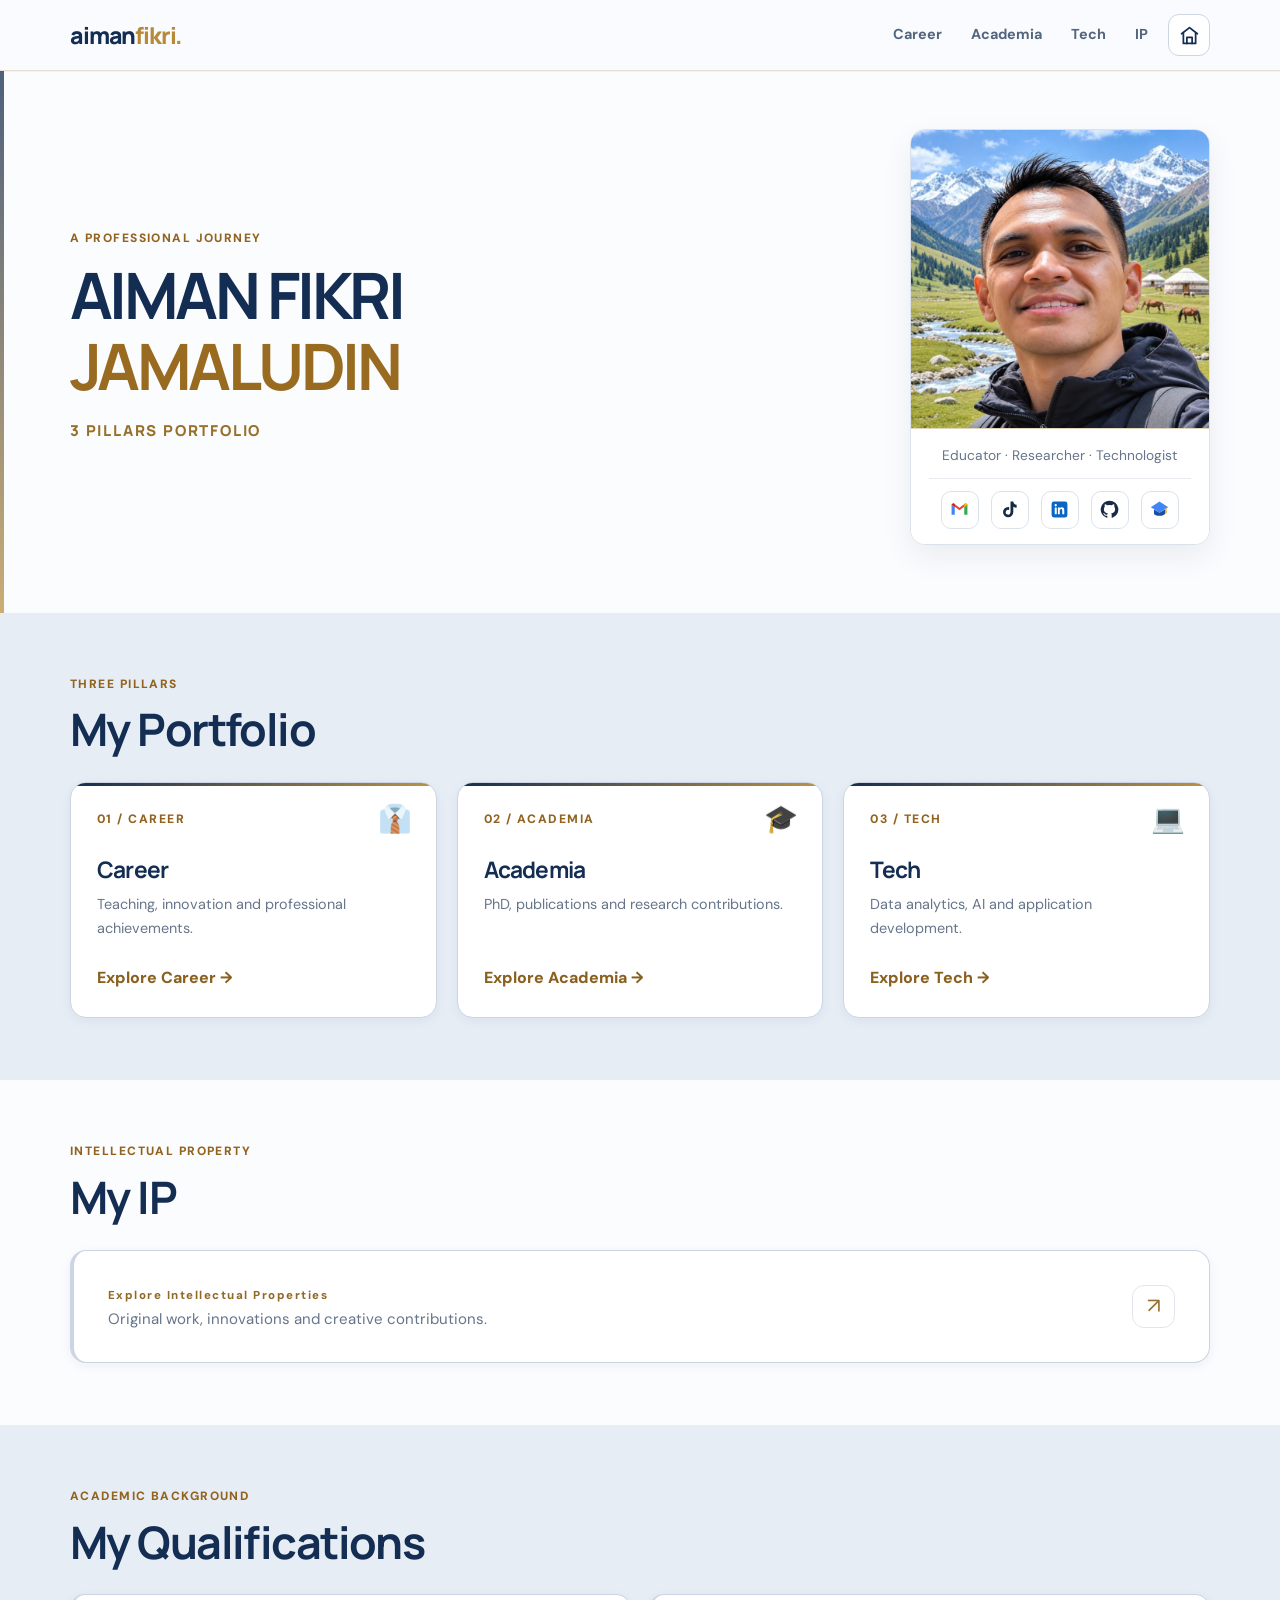
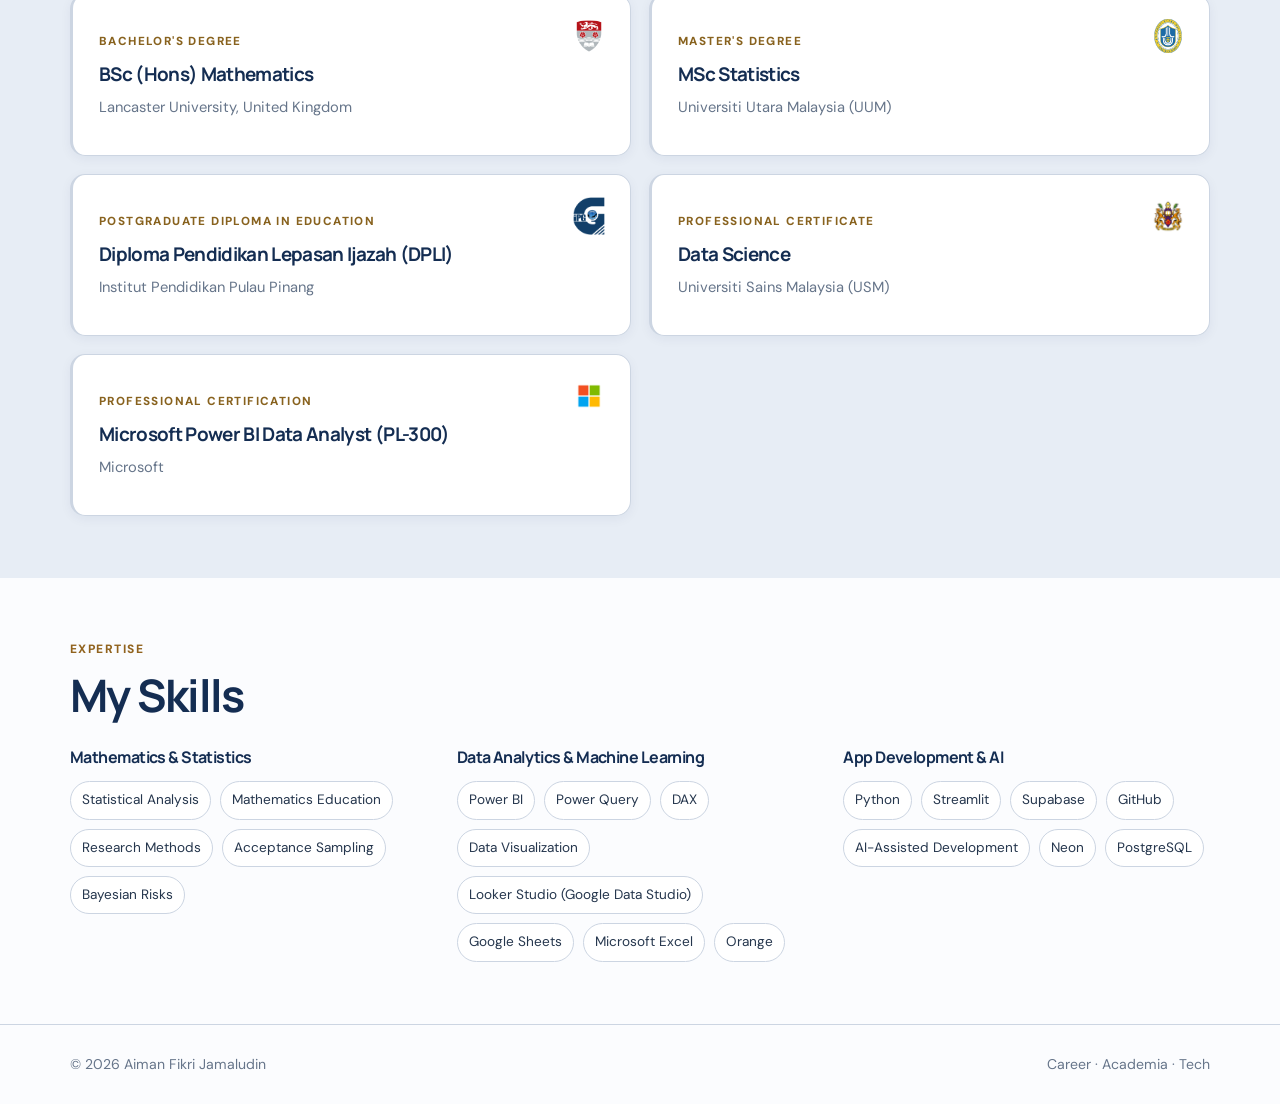
<file: index.html>
<!doctype html><html lang="en"><head><meta charset="utf-8"><meta name="viewport" content="width=device-width,initial-scale=1"><meta name="theme-color" content="#142b3d"><meta name="description" content="Aiman Fikri Jamaludin 3 Pillars Portfolio: Career, Academia, and Tech."><title>AIMAN FIKRI JAMALUDIN | 3 PILLARS PORTFOLIO</title><link rel="stylesheet" href="assets/style.css?v=3.4"></head><body><a class="skip" href="#main">Skip to content</a><header class="site-header"><nav class="nav container" aria-label="Main navigation"><a class="brand" href="index.html">aiman<span>fikri.</span></a><div class="nav-actions"><a class="home-nav-btn" href="index.html" aria-label="Home" title="Home"><svg xmlns="http://www.w3.org/2000/svg" width="21" height="21" viewBox="0 0 24 24" fill="none" stroke="currentColor" stroke-width="2" stroke-linecap="round" stroke-linejoin="round" aria-hidden="true"><path d="m3 10 9-7 9 7"/><path d="M5 9.5V21h14V9.5"/><path d="M9 21v-7h6v7"/></svg></a><button class="menu-toggle" aria-label="Toggle navigation" aria-expanded="false" aria-controls="nav-links">☰</button></div><div class="nav-links" id="nav-links"><a href="education.html">Career</a><a href="research.html">Academia</a><a href="technology.html">Tech</a><a href="intellectual-property.html">IP</a></div></nav></header><main id="main"><section class="hero"><div class="container hero-grid"><div><div class="eyebrow">A professional journey</div><h1 class="name-heading">AIMAN FIKRI<br><span class="highlight">JAMALUDIN</span></h1><p class="portfolio-label">3 PILLARS PORTFOLIO</p></div><div class="portrait-card"><img class="profile-photo" src="assets/aiman-portrait-hq.jpg" onerror="this.onerror=null;this.src='assets/profile.svg'" alt="Portrait of Aiman Fikri Jamaludin" width="360" height="360"><div class="portrait-caption"><span>Educator · Researcher · Technologist</span><div class="portrait-socials" aria-label="Contact and social media" style="display:flex;flex-direction:row;align-items:center;justify-content:center;flex-wrap:nowrap;gap:12px;margin-top:12px;padding-top:12px;border-top:1px solid #e8eaf0;"><a class="portrait-social" style="display:inline-flex;flex:0 0 38px;align-items:center;justify-content:center;width:38px;height:38px;overflow:hidden;border:1px solid #dce2ec;border-radius:10px;" href="mailto:irkifnamia@gmail.com" aria-label="Email Aiman Fikri Jamaludin using Gmail" title="Gmail"><svg xmlns="http://www.w3.org/2000/svg" width="19" height="19" style="display:block;width:19px;height:19px;max-width:19px;max-height:19px;flex:none;" viewBox="0 0 24 24" aria-hidden="true" focusable="false"><path fill="#4285F4" d="M2 5.5v13h4V9.1L2 5.5z"/><path fill="#34A853" d="M18 9.1v9.4h4v-13l-4 3.6z"/><path fill="#EA4335" d="M2 5.5 4.5 4 12 9.7 19.5 4 22 5.5 12 13 2 5.5z"/><path fill="#C5221F" d="M2 5.5 4.5 4 6 5.1v4L2 5.5z"/><path fill="#FBBC04" d="M18 5.1 19.5 4 22 5.5 18 9.1v-4z"/></svg></a><a class="portrait-social" style="display:inline-flex;flex:0 0 38px;align-items:center;justify-content:center;width:38px;height:38px;overflow:hidden;border:1px solid #dce2ec;border-radius:10px;" href="https://www.tiktok.com/@aiman.fikri.90" target="_blank" rel="noopener noreferrer" aria-label="Visit Aiman Fikri Jamaludin on TikTok" title="TikTok"><svg xmlns="http://www.w3.org/2000/svg" width="19" height="19" style="display:block;width:19px;height:19px;max-width:19px;max-height:19px;flex:none;" viewBox="0 0 24 24" aria-hidden="true" focusable="false"><path fill="currentColor" d="M16.8 2c.25 2.4 1.55 3.9 4.2 4.05v3.7a9.4 9.4 0 0 1-4.2-1.18v6.73a6.5 6.5 0 1 1-6.5-6.5c.42 0 .84.04 1.22.12v3.83a3 3 0 1 0 1.75 2.75V2h3.53z"/></svg></a><a class="portrait-social" style="display:inline-flex;flex:0 0 38px;align-items:center;justify-content:center;width:38px;height:38px;overflow:hidden;border:1px solid #dce2ec;border-radius:10px;" href="https://www.linkedin.com/in/aiman-fikri-jamaludin-20189a215" target="_blank" rel="noopener noreferrer" aria-label="Visit Aiman Fikri Jamaludin on LinkedIn" title="LinkedIn"><svg xmlns="http://www.w3.org/2000/svg" width="19" height="19" style="display:block;width:19px;height:19px;max-width:19px;max-height:19px;flex:none;" viewBox="0 0 24 24" aria-hidden="true" focusable="false"><rect x="2" y="2" width="20" height="20" rx="3" fill="#0A66C2"/><path fill="#fff" d="M6 9.5h2.5V18H6zm1.25-4.3a1.45 1.45 0 1 1 0 2.9 1.45 1.45 0 0 1 0-2.9zM10 9.5h2.4v1.15c.35-.65 1.1-1.35 2.45-1.35 2.65 0 3.15 1.65 3.15 3.8V18h-2.5v-4.3c0-1.05-.02-2.4-1.48-2.4-1.48 0-1.7 1.15-1.7 2.32V18H10z"/></svg></a><a class="portrait-social" style="display:inline-flex;flex:0 0 38px;align-items:center;justify-content:center;width:38px;height:38px;overflow:hidden;border:1px solid #dce2ec;border-radius:10px;" href="https://github.com/irkifnamia" target="_blank" rel="noopener noreferrer" aria-label="Visit Aiman Fikri Jamaludin on GitHub" title="GitHub"><svg xmlns="http://www.w3.org/2000/svg" width="19" height="19" style="display:block;width:19px;height:19px;max-width:19px;max-height:19px;flex:none;" viewBox="0 0 24 24" aria-hidden="true" focusable="false"><path fill="currentColor" d="M12 .9a11.1 11.1 0 0 0-3.51 21.63c.55.1.76-.24.76-.54v-2.08c-3.09.67-3.74-1.31-3.74-1.31-.5-1.28-1.23-1.62-1.23-1.62-1.01-.7.08-.68.08-.68 1.12.08 1.71 1.15 1.71 1.15.99 1.7 2.59 1.21 3.22.93.1-.72.39-1.21.7-1.49-2.47-.28-5.07-1.23-5.07-5.49 0-1.21.43-2.2 1.15-2.98-.12-.29-.5-1.41.11-2.94 0 0 .94-.3 3.05 1.14a10.5 10.5 0 0 1 5.55 0c2.11-1.44 3.04-1.14 3.04-1.14.61 1.53.23 2.65.11 2.94.72.78 1.15 1.77 1.15 2.98 0 4.27-2.61 5.2-5.09 5.48.4.35.75 1.02.75 2.07v3.07c0 .3.2.65.77.54A11.1 11.1 0 0 0 12 .9z"/></svg></a><a class="portrait-social" style="display:inline-flex;flex:0 0 38px;align-items:center;justify-content:center;width:38px;height:38px;overflow:hidden;border:1px solid #dce2ec;border-radius:10px;" href="https://scholar.google.com/citations?user=-RH-keoAAAAJ&amp;hl=en" target="_blank" rel="noopener noreferrer" aria-label="Visit Aiman Fikri Jamaludin on Google Scholar" title="Google Scholar"><svg xmlns="http://www.w3.org/2000/svg" width="19" height="19" style="display:block;width:19px;height:19px;max-width:19px;max-height:19px;flex:none;" viewBox="0 0 24 24" aria-hidden="true" focusable="false"><path fill="#4285F4" d="M12 2 1 9l11 7 11-7L12 2Z"/><path fill="#174EA6" d="M5 12v5c0 1.3 3.1 3 7 3s7-1.7 7-3v-5l-7 4-7-4Z"/><path fill="#F9AB00" d="M21 10v7h-2v-7h2Z"/></svg></a></div></div></div></div></section><section class="section section-tint" id="pillars"><div class="container"><div class="eyebrow">Three Pillars</div><h2>My Portfolio</h2><div class="cards"><article class="card"><div class="num">01 / CAREER</div><span class="pillar-icon" aria-hidden="true">👔</span><h3>Career</h3><p>Teaching, innovation and professional achievements.</p><div class="tag-list"><span class="tag">Education</span><span class="tag">Teaching</span><span class="tag">CQI</span></div><a class="more" href="education.html">Explore Career →</a></article><article class="card"><div class="num">02 / ACADEMIA</div><span class="pillar-icon" aria-hidden="true">🎓</span><h3>Academia</h3><p>PhD, publications and research contributions.</p><div class="tag-list"><span class="tag">PhD</span><span class="tag">Statistics</span><span class="tag">Publications</span></div><a class="more" href="research.html">Explore Academia →</a></article><article class="card"><div class="num">03 / TECH</div><span class="pillar-icon" aria-hidden="true">💻</span><h3>Tech</h3><p>Data analytics, AI and application development.</p><div class="tag-list"><span class="tag">Analytics</span><span class="tag">Power BI</span><span class="tag">AI</span></div><a class="more" href="technology.html">Explore Tech →</a></article></div></div></section><section class="section ip-feature-section" id="intellectual-property"><div class="container"><div class="eyebrow">Intellectual Property</div><h2>My IP</h2><a class="ip-feature-card" href="intellectual-property.html" aria-label="Explore my intellectual properties"><div class="ip-feature-copy"><span class="ip-feature-kicker">Explore Intellectual Properties</span><p>Original work, innovations and creative contributions.</p></div><span class="ip-feature-arrow" aria-hidden="true">↗</span></a></div></section><section class="section background-section" id="background"><div class="container"><div class="eyebrow">Academic Background</div><h2>My Qualifications</h2><div class="qualification-grid"><article class="qualification-item"><img class="qualification-logo" src="assets/logos/lancaster.png" alt="Lancaster University logo" width="38" height="38" loading="lazy" decoding="async"><span class="qualification-type">Bachelor's Degree</span><h3>BSc (Hons) Mathematics</h3><p>Lancaster University, United Kingdom</p></article><article class="qualification-item"><img class="qualification-logo" src="assets/logos/uum.png" alt="Universiti Utara Malaysia logo" width="38" height="38" loading="lazy" decoding="async"><span class="qualification-type">Master's Degree</span><h3>MSc Statistics</h3><p>Universiti Utara Malaysia (UUM)</p></article><article class="qualification-item"><img class="qualification-logo" src="assets/logos/ippp.png" alt="Institut Pendidikan Pulau Pinang logo" width="38" height="38" loading="lazy" decoding="async"><span class="qualification-type">Postgraduate Diploma in Education</span><h3>Diploma Pendidikan Lepasan Ijazah (DPLI)</h3><p>Institut Pendidikan Pulau Pinang</p></article><article class="qualification-item"><img class="qualification-logo" src="assets/logos/usm.png" alt="Universiti Sains Malaysia logo" width="38" height="38" loading="lazy" decoding="async"><span class="qualification-type">Professional Certificate</span><h3>Data Science</h3><p>Universiti Sains Malaysia (USM)</p></article><article class="qualification-item"><img class="qualification-logo" src="assets/logos/microsoft.png" alt="Microsoft logo" width="38" height="38" loading="lazy" decoding="async"><span class="qualification-type">Professional Certification</span><h3>Microsoft Power BI Data Analyst (PL-300)</h3><p>Microsoft</p></article></div></div></section><section class="section skills-section" id="skills"><div class="container"><div class="eyebrow">Expertise</div><h2>My Skills</h2><div class="skills-groups"><div class="skill-group"><h3>Mathematics &amp; Statistics</h3><div class="skill-pills"><span>Statistical Analysis</span><span>Mathematics Education</span><span>Research Methods</span><span>Acceptance Sampling</span><span>Bayesian Risks</span></div></div><div class="skill-group"><h3>Data Analytics &amp; Machine Learning</h3><div class="skill-pills"><span>Power BI</span><span>Power Query</span><span>DAX</span><span>Data Visualization</span><span>Looker Studio (Google Data Studio)</span><span>Google Sheets</span><span>Microsoft Excel</span><span>Orange</span></div></div><div class="skill-group"><h3>App Development &amp; AI</h3><div class="skill-pills"><span>Python</span><span>Streamlit</span><span>Supabase</span><span>GitHub</span><span>AI-Assisted Development</span><span>Neon</span><span>PostgreSQL</span></div></div></div></div></section></main><footer class="footer"><div class="container footer-inner"><span>© <span id="year"></span> Aiman Fikri Jamaludin</span><span>Career · Academia · Tech</span></div></footer><script src="assets/script.js" defer></script></body></html>
</file>
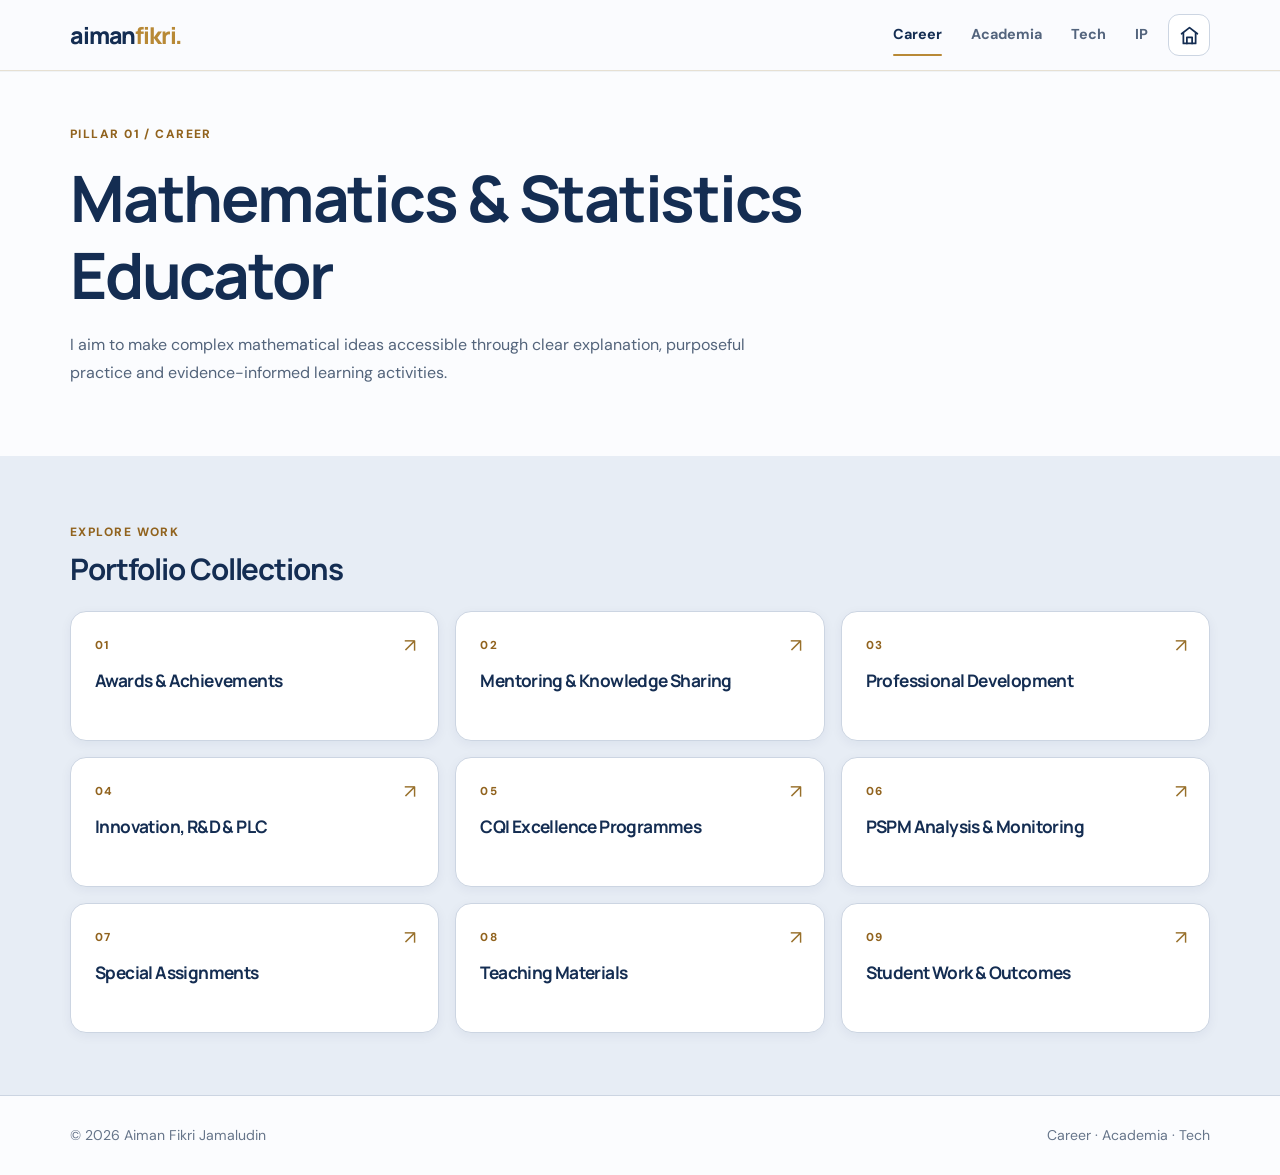
<file: education.html>
<!doctype html><html lang="en"><head><meta charset="utf-8"><meta name="viewport" content="width=device-width,initial-scale=1"><meta name="theme-color" content="#142b3d"><meta name="description" content="I aim to make complex mathematical ideas accessible through clear explanation, purposeful practice and evidence-informed learning activities."><title>Career | AIMAN FIKRI JAMALUDIN</title><link rel="stylesheet" href="assets/style.css?v=3.4"></head><body><a class="skip" href="#main">Skip to content</a><header class="site-header"><nav class="nav container" aria-label="Main navigation"><a class="brand" href="index.html">aiman<span>fikri.</span></a><div class="nav-actions"><a class="home-nav-btn" href="index.html" aria-label="Home" title="Home"><svg xmlns="http://www.w3.org/2000/svg" width="21" height="21" viewBox="0 0 24 24" fill="none" stroke="currentColor" stroke-width="2" stroke-linecap="round" stroke-linejoin="round" aria-hidden="true"><path d="m3 10 9-7 9 7"/><path d="M5 9.5V21h14V9.5"/><path d="M9 21v-7h6v7"/></svg></a><button class="menu-toggle" aria-label="Toggle navigation" aria-expanded="false" aria-controls="nav-links">☰</button></div><div class="nav-links" id="nav-links"><a href="education.html" aria-current="page">Career</a><a href="research.html">Academia</a><a href="technology.html">Tech</a><a href="intellectual-property.html">IP</a></div></nav></header><main id="main"><section class="page-hero pillar-hero"><div class="container"><div class="eyebrow">PILLAR 01 / CAREER</div><h1>Mathematics &amp; Statistics Educator</h1><p class="lead">I aim to make complex mathematical ideas accessible through clear explanation, purposeful practice and evidence-informed learning activities.</p></div></section><section class="section section-tint"><div class="container"><div class="collection-head"><span class="eyebrow">Explore work</span><h2>Portfolio Collections</h2></div><div class="topic-grid"><a class="topic-card topic-link" href="collection.html?item=career-01" aria-label="Awards & Achievements"><span class="topic-num">01</span><h3>Awards &amp; Achievements</h3><span class="topic-arrow" aria-hidden="true">↗</span></a><a class="topic-card topic-link" href="collection.html?item=career-02" aria-label="Mentoring & Knowledge Sharing"><span class="topic-num">02</span><h3>Mentoring &amp; Knowledge Sharing</h3><span class="topic-arrow" aria-hidden="true">↗</span></a><a class="topic-card topic-link" href="collection.html?item=career-03" aria-label="Professional Development"><span class="topic-num">03</span><h3>Professional Development</h3><span class="topic-arrow" aria-hidden="true">↗</span></a><a class="topic-card topic-link" href="collection.html?item=career-04" aria-label="Innovation, R&D & PLC"><span class="topic-num">04</span><h3>Innovation, R&amp;D &amp; PLC</h3><span class="topic-arrow" aria-hidden="true">↗</span></a><a class="topic-card topic-link" href="collection.html?item=career-05" aria-label="CQI Excellence Programmes"><span class="topic-num">05</span><h3>CQI Excellence Programmes</h3><span class="topic-arrow" aria-hidden="true">↗</span></a><a class="topic-card topic-link" href="collection.html?item=career-06" aria-label="PSPM Analysis & Monitoring"><span class="topic-num">06</span><h3>PSPM Analysis &amp; Monitoring</h3><span class="topic-arrow" aria-hidden="true">↗</span></a><a class="topic-card topic-link" href="collection.html?item=career-07" aria-label="Special Assignments"><span class="topic-num">07</span><h3>Special Assignments</h3><span class="topic-arrow" aria-hidden="true">↗</span></a><a class="topic-card topic-link" href="collection.html?item=career-08" aria-label="Teaching Materials"><span class="topic-num">08</span><h3>Teaching Materials</h3><span class="topic-arrow" aria-hidden="true">↗</span></a><a class="topic-card topic-link" href="collection.html?item=career-09" aria-label="Student Work & Outcomes"><span class="topic-num">09</span><h3>Student Work &amp; Outcomes</h3><span class="topic-arrow" aria-hidden="true">↗</span></a></div></div></section></main><footer class="footer"><div class="container footer-inner"><span>© <span id="year"></span> Aiman Fikri Jamaludin</span><span>Career · Academia · Tech</span></div></footer><script src="assets/script.js" defer></script></body></html>
</file>
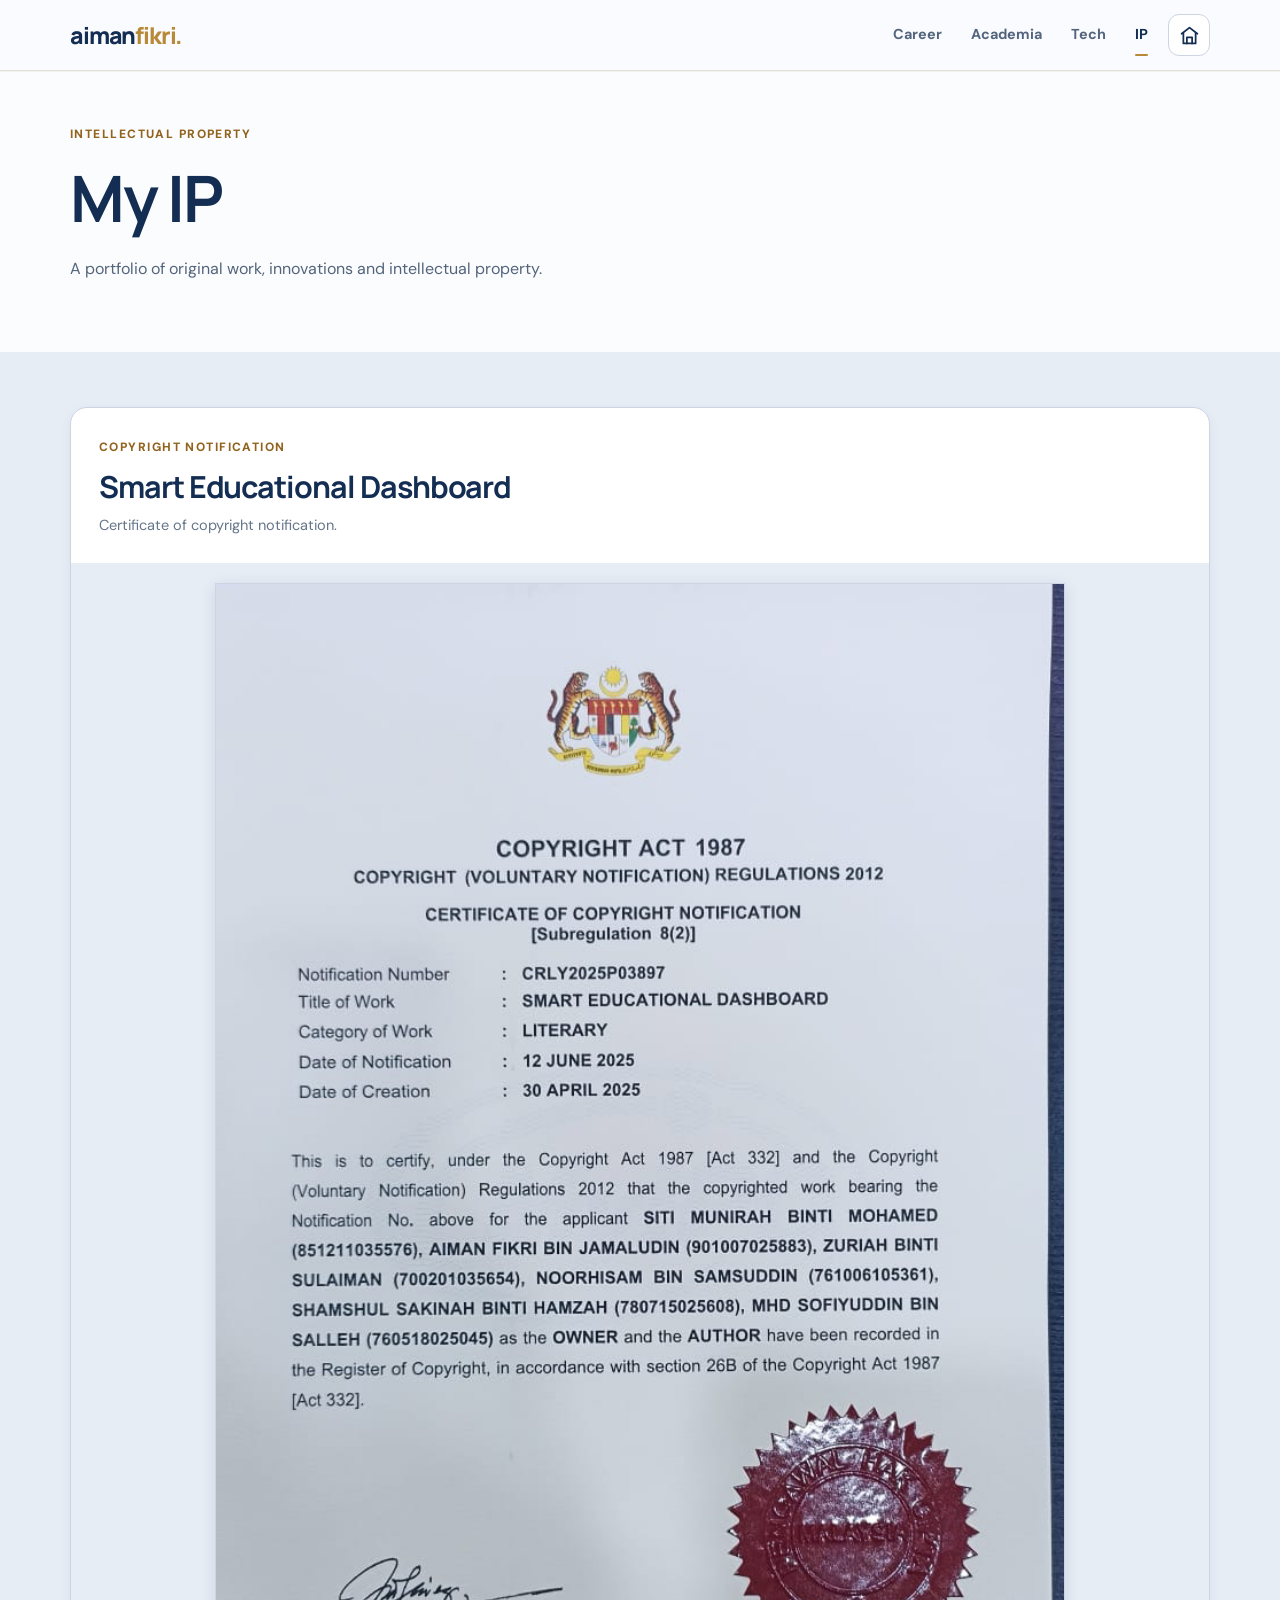
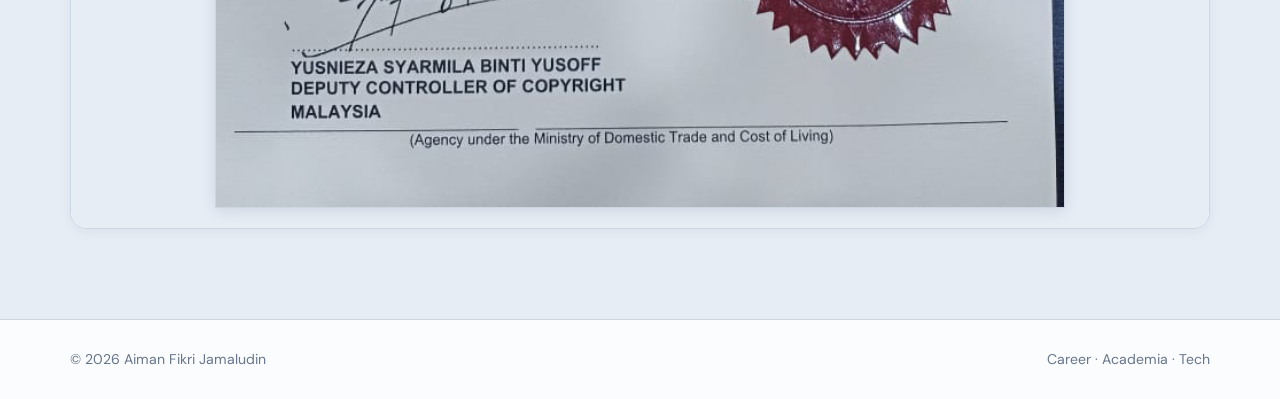
<file: intellectual-property.html>
<!doctype html>
<html lang="en">
<head>
<meta charset="utf-8">
<meta name="viewport" content="width=device-width,initial-scale=1">
<meta name="theme-color" content="#142d52">
<meta name="description" content="Intellectual property and original work of Aiman Fikri Jamaludin.">
<title>My IP | Aiman Fikri Jamaludin</title>
<link rel="stylesheet" href="assets/style.css?v=3.7">
</head>
<body>
<a class="skip" href="#main">Skip to content</a>
<header class="site-header">
<nav class="nav container" aria-label="Main navigation">
<a class="brand" href="index.html">aiman<span>fikri.</span></a>
<div class="nav-actions"><a class="home-nav-btn" href="index.html" aria-label="Home" title="Home"><svg xmlns="http://www.w3.org/2000/svg" width="21" height="21" viewBox="0 0 24 24" fill="none" stroke="currentColor" stroke-width="2" stroke-linecap="round" stroke-linejoin="round" aria-hidden="true"><path d="m3 10 9-7 9 7"/><path d="M5 9.5V21h14V9.5"/><path d="M9 21v-7h6v7"/></svg></a><button class="menu-toggle" aria-label="Toggle navigation" aria-expanded="false" aria-controls="nav-links">☰</button></div>
<div class="nav-links" id="nav-links">

<a href="education.html">Career</a>
<a href="research.html">Academia</a>
<a href="technology.html">Tech</a><a href="intellectual-property.html" aria-current="page">IP</a>
</div>
</nav>
</header>
<main id="main">
<section class="page-hero pillar-hero">
<div class="container">

<div class="eyebrow">INTELLECTUAL PROPERTY</div>
<h1>My IP</h1>
<p class="lead">A portfolio of original work, innovations and intellectual property.</p>
</div>
</section>
<section class="collection-body">
<div class="container">
<article class="ip-document-card"><div class="ip-document-heading"><span class="eyebrow">COPYRIGHT NOTIFICATION</span><h2>Smart Educational Dashboard</h2><p>Certificate of copyright notification.</p></div><div class="ip-original-image"><img src="assets/ip/smart-educational-dashboard-copyright.png" alt="Copyright notification certificate for Smart Educational Dashboard" loading="lazy" draggable="false"></div></article>
</div>
</section>
</main>
<footer class="footer"><div class="container footer-inner"><span>© <span id="year"></span> Aiman Fikri Jamaludin</span><span>Career · Academia · Tech</span></div></footer>
<script src="assets/script.js" defer></script>
</body>
</html>
</file>
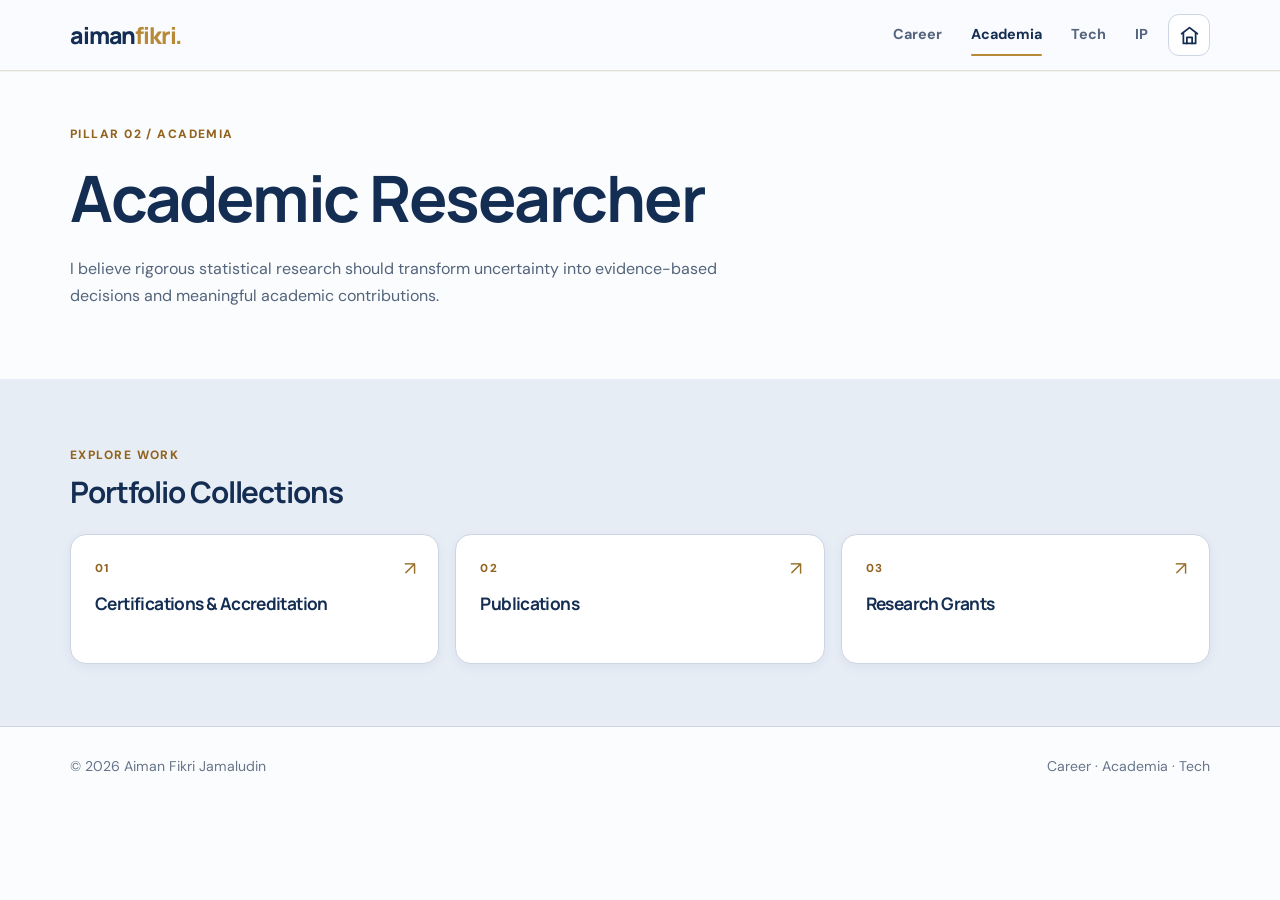
<file: research.html>
<!doctype html><html lang="en"><head><meta charset="utf-8"><meta name="viewport" content="width=device-width,initial-scale=1"><meta name="theme-color" content="#142b3d"><meta name="description" content="I believe rigorous statistical research should transform uncertainty into evidence-based decisions and meaningful academic contributions."><title>Academia | AIMAN FIKRI JAMALUDIN</title><link rel="stylesheet" href="assets/style.css?v=3.4"></head><body><a class="skip" href="#main">Skip to content</a><header class="site-header"><nav class="nav container" aria-label="Main navigation"><a class="brand" href="index.html">aiman<span>fikri.</span></a><div class="nav-actions"><a class="home-nav-btn" href="index.html" aria-label="Home" title="Home"><svg xmlns="http://www.w3.org/2000/svg" width="21" height="21" viewBox="0 0 24 24" fill="none" stroke="currentColor" stroke-width="2" stroke-linecap="round" stroke-linejoin="round" aria-hidden="true"><path d="m3 10 9-7 9 7"/><path d="M5 9.5V21h14V9.5"/><path d="M9 21v-7h6v7"/></svg></a><button class="menu-toggle" aria-label="Toggle navigation" aria-expanded="false" aria-controls="nav-links">☰</button></div><div class="nav-links" id="nav-links"><a href="education.html">Career</a><a href="research.html" aria-current="page">Academia</a><a href="technology.html">Tech</a><a href="intellectual-property.html">IP</a></div></nav></header><main id="main"><section class="page-hero pillar-hero"><div class="container"><div class="eyebrow">PILLAR 02 / ACADEMIA</div><h1>Academic Researcher</h1><p class="lead">I believe rigorous statistical research should transform uncertainty into evidence-based decisions and meaningful academic contributions.</p></div></section><section class="section section-tint"><div class="container"><div class="collection-head"><span class="eyebrow">Explore work</span><h2>Portfolio Collections</h2></div><div class="topic-grid"><a class="topic-card topic-link" href="collection.html?item=academia-01" aria-label="Certifications & Accreditation"><span class="topic-num">01</span><h3>Certifications &amp; Accreditation</h3><span class="topic-arrow" aria-hidden="true">↗</span></a><a class="topic-card topic-link" href="collection.html?item=academia-02" aria-label="Publications"><span class="topic-num">02</span><h3>Publications</h3><span class="topic-arrow" aria-hidden="true">↗</span></a><a class="topic-card topic-link" href="collection.html?item=academia-03" aria-label="Research Grants"><span class="topic-num">03</span><h3>Research Grants</h3><span class="topic-arrow" aria-hidden="true">↗</span></a></div></div></section></main><footer class="footer"><div class="container footer-inner"><span>© <span id="year"></span> Aiman Fikri Jamaludin</span><span>Career · Academia · Tech</span></div></footer><script src="assets/script.js" defer></script></body></html>
</file>
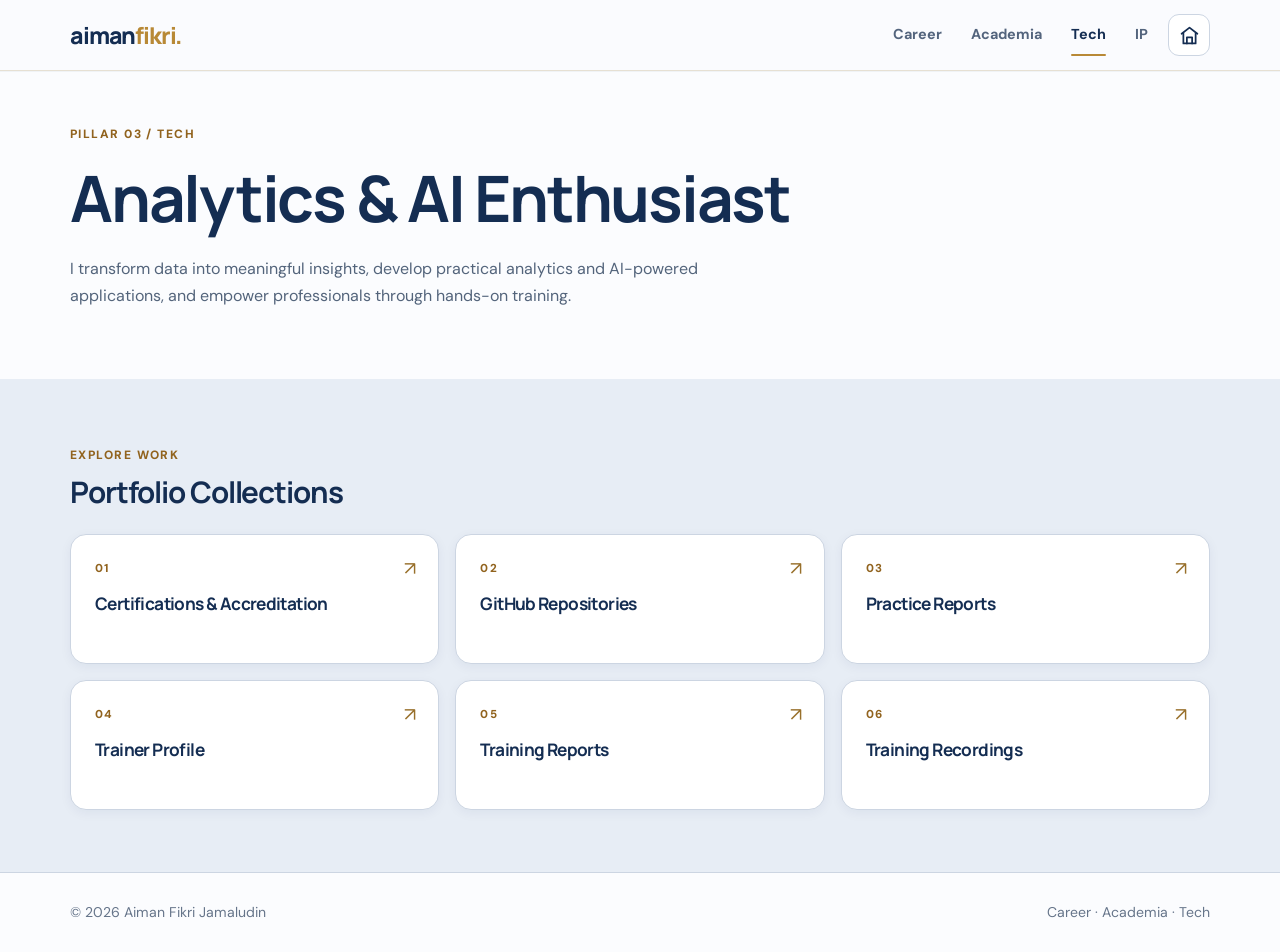
<file: technology.html>
<!doctype html><html lang="en"><head><meta charset="utf-8"><meta name="viewport" content="width=device-width,initial-scale=1"><meta name="theme-color" content="#142b3d"><meta name="description" content="I transform data into meaningful insights, develop practical analytics and AI-powered applications, and empower professionals through hands-on training."><title>Tech | AIMAN FIKRI JAMALUDIN</title><link rel="stylesheet" href="assets/style.css?v=3.4"></head><body><a class="skip" href="#main">Skip to content</a><header class="site-header"><nav class="nav container" aria-label="Main navigation"><a class="brand" href="index.html">aiman<span>fikri.</span></a><div class="nav-actions"><a class="home-nav-btn" href="index.html" aria-label="Home" title="Home"><svg xmlns="http://www.w3.org/2000/svg" width="21" height="21" viewBox="0 0 24 24" fill="none" stroke="currentColor" stroke-width="2" stroke-linecap="round" stroke-linejoin="round" aria-hidden="true"><path d="m3 10 9-7 9 7"/><path d="M5 9.5V21h14V9.5"/><path d="M9 21v-7h6v7"/></svg></a><button class="menu-toggle" aria-label="Toggle navigation" aria-expanded="false" aria-controls="nav-links">☰</button></div><div class="nav-links" id="nav-links"><a href="education.html">Career</a><a href="research.html">Academia</a><a href="technology.html" aria-current="page">Tech</a><a href="intellectual-property.html">IP</a></div></nav></header><main id="main"><section class="page-hero pillar-hero"><div class="container"><div class="eyebrow">PILLAR 03 / TECH</div><h1>Analytics &amp; AI Enthusiast</h1><p class="lead">I transform data into meaningful insights, develop practical analytics and AI-powered applications, and empower professionals through hands-on training.</p></div></section><section class="section section-tint"><div class="container"><div class="collection-head"><span class="eyebrow">Explore work</span><h2>Portfolio Collections</h2></div><div class="topic-grid"><a class="topic-card topic-link" href="collection.html?item=tech-01" aria-label="Certifications & Accreditation"><span class="topic-num">01</span><h3>Certifications &amp; Accreditation</h3><span class="topic-arrow" aria-hidden="true">↗</span></a><a class="topic-card topic-link" href="https://github.com/irkifnamia" target="_blank" rel="noopener noreferrer" aria-label="GitHub Repositories (opens external profile)"><span class="topic-num">02</span><h3>GitHub Repositories</h3><span class="topic-arrow" aria-hidden="true">↗</span></a><a class="topic-card topic-link" href="collection.html?item=tech-03" aria-label="Practice Reports"><span class="topic-num">03</span><h3>Practice Reports</h3><span class="topic-arrow" aria-hidden="true">↗</span></a><a class="topic-card topic-link" href="trainer-profile.html" aria-label="Trainer Profile"><span class="topic-num">04</span><h3>Trainer Profile</h3><span class="topic-arrow" aria-hidden="true">↗</span></a><a class="topic-card topic-link" href="collection.html?item=tech-05" aria-label="Training Reports"><span class="topic-num">05</span><h3>Training Reports</h3><span class="topic-arrow" aria-hidden="true">↗</span></a><a class="topic-card topic-link" href="collection.html?item=tech-06" aria-label="Training Recordings"><span class="topic-num">06</span><h3>Training Recordings</h3><span class="topic-arrow" aria-hidden="true">↗</span></a></div></div></section></main><footer class="footer"><div class="container footer-inner"><span>© <span id="year"></span> Aiman Fikri Jamaludin</span><span>Career · Academia · Tech</span></div></footer><script src="assets/script.js" defer></script></body></html>
</file>
<file: assets/style.css>
@import url('https://fonts.googleapis.com/css2?family=DM+Sans:wght@400;500;600;700&family=Manrope:wght@400;500;600;700;800&display=swap');
:root{--navy:#142d52;--ink:#25364d;--muted:#66758a;--teal:#9a6b21;--pale:#f8f0df;--paper:#fafbfe;--line:#dce2ec}*{box-sizing:border-box}html{scroll-behavior:smooth}body{margin:0;background:var(--paper);color:var(--ink);font:16px/1.7 'DM Sans',sans-serif}a{color:inherit;text-decoration:none}a:focus-visible,button:focus-visible{outline:3px solid var(--teal);outline-offset:3px}h1,h2,h3{font-family:Manrope,sans-serif;line-height:1.2;color:var(--navy);letter-spacing:-.035em}h1{font-size:clamp(2.7rem,6vw,5rem);margin:12px 0 22px}h2{font-size:clamp(2rem,4vw,2.8rem);margin:8px 0 18px}h3{font-size:1.35rem;margin:0 0 10px}p{margin:0 0 16px}.container{width:min(1140px,calc(100% - 40px));margin:auto}.site-header{position:sticky;top:0;z-index:10;background:rgba(249,250,247,.95);backdrop-filter:blur(12px);border-bottom:1px solid var(--line)}.nav{height:76px;display:flex;align-items:center;justify-content:space-between;gap:20px}.brand{font:800 1.45rem Manrope,sans-serif;color:var(--navy);letter-spacing:-.05em}.brand span{color:var(--teal)}.nav-links{display:flex;align-items:center;gap:27px}.nav-links a{font-size:.9rem;font-weight:700;color:#53647d}.nav-links a:hover,.nav-links a[aria-current=page]{color:var(--teal)}.menu-toggle{display:none;border:1px solid var(--line);background:white;padding:8px 12px;border-radius:9px;font-size:1.2rem}.eyebrow{color:var(--teal);font-weight:800;letter-spacing:.16em;font-size:.75rem;text-transform:uppercase}.hero{padding:105px 0 85px}.hero-grid{display:grid;grid-template-columns:1.2fr .8fr;gap:60px;align-items:center}.lead{font-size:1.17rem;color:var(--muted);max-width:720px}.highlight{color:var(--teal)}.button-row,.profiles{display:flex;gap:12px;flex-wrap:wrap;margin-top:28px}.btn,.profiles a{display:inline-flex;align-items:center;justify-content:center;border-radius:9px;padding:12px 19px;font-weight:700;font-size:.93rem}.btn-primary{background:var(--navy);color:#fff}.btn-outline,.profiles a{border:1px solid var(--line);background:#fff}.btn:hover,.profiles a:hover{transform:translateY(-2px)}.hero-visual{min-height:370px;border-radius:24px;background:linear-gradient(145deg,#142d52,#274b7f);color:white;display:flex;flex-direction:column;justify-content:space-between;padding:38px;box-shadow:0 18px 45px rgba(20,43,61,.12);position:relative;overflow:hidden}.hero-visual:after{content:'';width:260px;height:260px;border:1px solid rgba(255,255,255,.24);border-radius:50%;position:absolute;right:-80px;bottom:-110px;box-shadow:0 0 0 40px rgba(255,255,255,.035),0 0 0 80px rgba(255,255,255,.035)}.monogram{font:800 6.5rem Manrope,sans-serif;line-height:1;letter-spacing:-.09em}.hero-visual h2{color:#fff;font-size:1.65rem;position:relative;z-index:1}.hero-visual p{color:#f7dca6;position:relative;z-index:1}.section{padding:82px 0}.section-tint{background:#eff3f9}.section-intro{color:var(--muted);max-width:680px;margin-bottom:30px}.cards{display:grid;grid-template-columns:repeat(3,1fr);gap:20px}.card,.project{background:#fff;border:1px solid var(--line);border-radius:17px;padding:28px}.card{display:flex;flex-direction:column}.card p,.project p{color:var(--muted);font-size:.94rem}.card p{flex:1}.num,.project small{color:var(--teal);font-weight:800;letter-spacing:.1em;text-transform:uppercase;font-size:.76rem}.num{margin-bottom:26px}.more{color:var(--teal);font-weight:800;margin-top:14px}.tag-list{display:flex;gap:8px;flex-wrap:wrap;margin-top:15px}.tag{background:var(--pale);color:#79541c;border-radius:40px;padding:4px 11px;font-size:.78rem;font-weight:700}.project-grid{display:grid;grid-template-columns:repeat(2,1fr);gap:18px}.page-hero{padding:82px 0 45px}.page-hero h1{font-size:clamp(2.5rem,5vw,4.2rem);max-width:850px}.note{background:var(--pale);border-left:3px solid var(--teal);padding:16px 20px;border-radius:0 8px 8px 0;color:#5c4a2d}.backlink{font-weight:700;color:var(--teal)}.footer{border-top:1px solid var(--line);padding:36px 0;color:var(--muted);font-size:.88rem}.footer-inner{display:flex;justify-content:space-between;flex-wrap:wrap;gap:12px}.skip{position:absolute;left:10px;top:-60px;background:white;padding:10px;z-index:99}.skip:focus{top:10px}@media(max-width:850px){.hero-grid{grid-template-columns:1fr;gap:32px}.hero{padding:65px 0}.hero-visual{min-height:280px}.cards{grid-template-columns:1fr}.nav-links{display:none;position:absolute;top:76px;left:0;right:0;padding:20px;background:var(--paper);border-bottom:1px solid var(--line);flex-direction:column;align-items:flex-start;gap:16px}.nav-links.open{display:flex}.menu-toggle{display:block}.section{padding:62px 0}}@media(max-width:540px){.project-grid{grid-template-columns:1fr}.monogram{font-size:5rem}.container{width:calc(100% - 32px)}}@media(prefers-reduced-motion:reduce){html{scroll-behavior:auto}}
/* 3 Pillars Portfolio · V1.1 */
.name-heading{font-size:clamp(2.4rem,5vw,4.65rem);letter-spacing:-.055em;line-height:1.11}.portfolio-label{font-family:Manrope,sans-serif;font-weight:800;letter-spacing:.2em;color:var(--teal);font-size:clamp(.78rem,1.6vw,1.12rem);margin-bottom:24px}.portrait-card{border-radius:22px;overflow:hidden;background:#fff;border:1px solid var(--line);box-shadow:0 18px 45px rgba(20,43,61,.12)}.profile-photo{display:block;aspect-ratio:1/1;width:100%;height:auto;object-fit:cover;object-position:center}.portrait-caption{padding:22px 25px;display:flex;flex-direction:column;gap:3px}.portrait-caption strong{font-family:Manrope,sans-serif;color:var(--navy);font-size:1.1rem}.portrait-caption span{color:var(--muted);font-size:.89rem}.topic-grid{display:grid;grid-template-columns:repeat(3,minmax(0,1fr));gap:17px}.topic-card{padding:24px;border:1px solid var(--line);background:#fff;border-radius:16px;min-height:185px;display:flex;flex-direction:column}.topic-card h3{margin:10px 0 6px;font-size:1.12rem}.topic-card p{color:var(--muted);font-size:.89rem;margin-bottom:12px}.topic-num{color:var(--teal);font-size:.75rem;letter-spacing:.12em;font-weight:800}.topic-coming{font-size:.76rem;color:#8490a3;margin-top:auto}.link-note{font-style:italic;font-size:.83rem!important}@media(max-width:850px){.topic-grid{grid-template-columns:repeat(2,minmax(0,1fr))}}@media(max-width:540px){.topic-grid{grid-template-columns:1fr}.portrait-card{max-width:440px;margin:auto}}

/* Blue & gold professional branding */
.hero{background:linear-gradient(135deg,#fafbfe 55%,#f7f0e2 100%)}.portfolio-label{color:#91631e}.highlight{color:#996b20}.brand span{color:#b88936}.btn-primary{background:#142d52;color:#fff}.btn-primary:hover{background:#204778}.btn-outline{border-color:#c5af83}.topic-num,.num,.eyebrow{color:#91631e}.more,.backlink{color:#8a601f}.tag{background:#f8efda;color:#71501b}.portrait-card{border:2px solid #dfc99b;box-shadow:0 20px 50px rgba(20,45,82,.16)}.profile-photo{background:#eff3f9;object-position:center}.portrait-caption{border-top:3px solid #be9243}.site-header{border-bottom:1px solid #e6e0d3}.nav-links a:hover,.nav-links a[aria-current=page]{color:#8c601b}

/* V1.3 minimal focused layout */
.hero{padding:58px 0 68px;background:#fafbfe}.hero-grid{grid-template-columns:minmax(0,1.1fr) minmax(240px,.9fr);gap:44px}.hero .name-heading{margin:10px 0 18px}.hero .portrait-card{max-width:390px;width:100%;justify-self:end;box-shadow:none;border:1px solid #d9d9df;border-radius:15px}.portrait-caption{padding:15px 20px;border-top:1px solid #e1d4b9}.portrait-caption strong{font-size:.98rem}.portrait-caption span{font-size:.78rem}.portfolio-label{letter-spacing:.12em;margin:0;font-size:.94rem}.section{padding:60px 0}.section-intro{margin-bottom:22px}.card{padding:24px;box-shadow:none}.card p{font-size:.9rem}.card .tag-list{display:none}.topic-card{min-height:150px}.topic-coming{font-size:.72rem}.project{box-shadow:none}
@media(max-width:850px){.hero-grid{grid-template-columns:1fr;gap:24px}.hero{padding:44px 0 58px}.hero .portrait-card{justify-self:center;max-width:320px}.hero .name-heading{font-size:clamp(2.2rem,9vw,3.8rem)}.portrait-caption{text-align:center}.section{padding:48px 0}}

/* Keep current compact portrait crisp at its native resolution until HQ asset is uploaded */
@media(max-width:850px){.hero .portrait-card{max-width:260px}}@media(min-width:851px){.hero .portrait-card{max-width:300px}}

/* V1.4: Minimal intellectual property entry within Connect */
.ip-inline{margin-top:26px;padding:17px 0;border-top:1px solid var(--line);display:flex;align-items:baseline;gap:10px 20px;flex-wrap:wrap}
.ip-title{font-family:Manrope,sans-serif;font-weight:700;color:var(--navy)}
.ip-detail{color:var(--muted);font-size:.87rem}
@media(max-width:540px){.ip-inline{flex-direction:column;align-items:flex-start;gap:3px}}

/* Match the profile link design for the forthcoming IP portfolio */
.ip-profile{margin-top:12px}
.profiles .profile-placeholder{display:inline-flex;align-items:center;justify-content:center;border:1px solid var(--line);background:#fff;border-radius:9px;padding:12px 19px;font-size:.93rem;font-weight:700;color:var(--ink);cursor:default;user-select:none}

/* Pillar icons: fixed to the top-right of each portfolio card */
#pillars .card{position:relative}
#pillars .card .pillar-icon{position:absolute;top:22px;right:24px;font-size:2rem;line-height:1;pointer-events:none}
#pillars .card .num{padding-right:54px}
@media(max-width:540px){#pillars .card .pillar-icon{top:20px;right:22px;font-size:1.85rem}}

/* Compact professional background and skills */
.background-section{background:#fafbfe}
.qualification-grid{display:grid;grid-template-columns:repeat(2,minmax(0,1fr));gap:18px}
.qualification-item{border:1px solid var(--line);border-radius:15px;background:#fff;padding:24px}
.qualification-type{font-size:.73rem;font-weight:800;letter-spacing:.12em;text-transform:uppercase;color:#946923}
.qualification-item h3{margin:10px 0 7px;font-size:1.18rem}
.qualification-item p{color:var(--muted);font-size:.92rem;margin:0}
.skills-section{background:#f0f3f9}
.skills-groups{display:grid;grid-template-columns:repeat(3,minmax(0,1fr));gap:20px}
.skill-group h3{font-size:1rem;margin-bottom:14px}
.skill-pills{display:flex;flex-wrap:wrap;gap:9px}
.skill-pills span{background:#fff;border:1px solid #dce2ec;border-radius:8px;padding:7px 11px;font-size:.85rem;color:var(--ink)}
@media(max-width:850px){.skills-groups{grid-template-columns:1fr;gap:26px}}
@media(max-width:540px){.qualification-grid{grid-template-columns:1fr}.qualification-item{padding:20px}}

/* V1.6 — refined minimalist navy and gold design system */
:root{--navy:#142d52;--gold:#a7792d;--muted:#66758a;--line:#dce2ec}
body{line-height:1.65;-webkit-font-smoothing:antialiased}
.site-header{background:rgba(250,251,254,.97);box-shadow:0 1px 0 rgba(20,45,82,.045)}
.nav{height:70px}
.nav-links{gap:29px}
.nav-links a{transition:color .18s ease;position:relative}
.nav-links a[aria-current=page]{color:var(--navy)}
.nav-links a[aria-current=page]:after{content:"";position:absolute;left:0;bottom:-9px;width:100%;height:2px;background:#b88936;border-radius:2px}
.eyebrow,.num,.topic-num{letter-spacing:.12em}
.page-hero{padding:65px 0 54px}
.page-hero h1{margin:15px 0 18px;max-width:820px}
.page-hero .lead{font-size:clamp(1rem,2vw,1.16rem);line-height:1.8;max-width:710px;color:#53647b}
.page-hero .backlink{font-size:.85rem;font-weight:700}
.page-hero .eyebrow{margin-top:25px!important}
.section{padding:62px 0}
.section-tint{background:#f1f4f9}
.section h2{margin-bottom:26px}
.card,.topic-card,.qualification-item{border-color:#e1e5ed;box-shadow:0 2px 6px rgba(20,45,82,.025);transition:border-color .2s ease,box-shadow .2s ease,transform .2s ease}
.card:hover,.topic-card:hover,.qualification-item:hover{border-color:#d6bd91;box-shadow:0 8px 26px rgba(20,45,82,.075);transform:translateY(-2px)}
.card{padding:26px}
.card h3{font-size:1.42rem}
.card .num{margin-bottom:27px}
.card .more{display:inline-flex;align-items:center;gap:7px}
.card p{line-height:1.65}
.topic-grid{gap:16px}
.topic-card{min-height:130px;padding:24px;justify-content:flex-start}
.topic-card h3{font-size:1.08rem;line-height:1.4;margin:14px 0 6px}
.topic-card .more{margin-top:auto;align-self:flex-start;font-size:.88rem}
.topic-card .topic-num{font-size:.72rem}
.qualification-item{padding:26px}
.skill-group h3{color:var(--navy)}
.skill-pills span{transition:border-color .2s ease,background .2s ease}
.skill-pills span:hover{border-color:#ddc79c;background:#fffdf7}
.profiles a,.profiles .profile-placeholder{font-size:.9rem;line-height:1.4;min-height:46px;transition:border-color .2s ease,box-shadow .2s ease,transform .2s ease}
.profiles a:hover{border-color:#d6bd91;box-shadow:0 3px 14px rgba(20,45,82,.06)}
.footer{padding:28px 0}
@media(max-width:850px){
 .nav{height:68px}
 .nav-links{top:68px;gap:0;padding:8px 20px 16px;box-shadow:0 16px 30px rgba(20,45,82,.08)}
 .nav-links a{display:block;width:100%;padding:12px 4px}
 .nav-links a[aria-current=page]:after{bottom:5px;width:32px}
 .page-hero{padding:48px 0 42px}
 .page-hero h1{font-size:clamp(2.1rem,8vw,3.2rem)}
 .page-hero .lead{font-size:1.04rem}
 .section{padding:45px 0}
 .cards{gap:15px}
 .card{padding:23px}
 .topic-grid{grid-template-columns:repeat(2,minmax(0,1fr))}
}
@media(max-width:540px){
 .container{width:calc(100% - 36px)}
 .hero{padding:40px 0 48px}
 .page-hero{padding:39px 0 35px}
 .page-hero h1{font-size:clamp(2rem,8vw,2.6rem)}
 .topic-grid{grid-template-columns:1fr;gap:12px}
 .topic-card{min-height:108px;padding:21px 22px}
 .topic-card h3{margin:10px 0 2px;font-size:1.08rem}
 .section h2{margin-bottom:18px}
 .card{padding:22px}
 .card .num{margin-bottom:20px}
 .footer-inner{gap:4px}
}
@media(prefers-reduced-motion:reduce){.card,.topic-card,.qualification-item,.nav-links a,.profiles a{transition:none}.card:hover,.topic-card:hover,.qualification-item:hover{transform:none}}

/* V2.0 — Academic Executive Minimalist */
:root{--gold:#a7792d;--navy:#142d52;--soft:#f1f4f9}
body{background:#fbfcfe}
section{scroll-margin-top:78px}
.hero{background:#fbfcfe;position:relative}
.hero:before{content:"";position:absolute;left:0;top:0;bottom:0;width:4px;background:linear-gradient(#142d52,#bb9348);opacity:.75}
.hero .name-heading{letter-spacing:-.055em}
.hero .portrait-card{border:1px solid #dce2ec;box-shadow:0 12px 30px rgba(20,45,82,.08)}
.hero .portrait-caption{background:#fff}
.portfolio-label{color:#98702b}
#pillars .card{border-radius:16px;background:#fff;min-height:236px;overflow:hidden}
#pillars .card:before{content:"";position:absolute;top:0;left:0;right:0;height:3px;background:linear-gradient(90deg,#142d52 0%,#bc9345 100%)}
#pillars .card .pillar-icon{filter:saturate(.72);font-size:1.7rem}
#pillars .card .more{margin-top:auto}
.qualification-item{border-left:3px solid #bd944e}
.qualification-item .qualification-type{color:#88621e}
.skill-pills span{border-radius:100px}
#connect .profiles a{border:1px solid #d9e0e9}
#connect .profiles a:hover{border-color:#b9934f}
.collection-head{margin-bottom:24px}
.collection-head h2{margin:7px 0 0;font-size:clamp(1.4rem,3vw,1.85rem)}
.topic-link{position:relative;display:flex;flex-direction:column;justify-content:flex-start;text-decoration:none;color:var(--navy);cursor:pointer;padding-right:48px}
.topic-link h3{line-height:1.38;color:var(--navy)}
.topic-arrow{position:absolute;right:22px;top:18px;color:#98702b;font-size:1.2rem;transition:transform .2s ease}
.topic-link:hover .topic-arrow,.topic-link:focus-visible .topic-arrow{transform:translate(2px,-2px)}
.topic-link:focus-visible{outline:3px solid #ad863e;outline-offset:3px}
.collection-hero .eyebrow{margin-top:28px}
.collection-body{padding:55px 0 90px;background:#f1f4f9}
.empty-gallery{background:#fff;border:1px solid #e1e5ed;border-radius:18px;max-width:680px;padding:46px 38px}
.empty-mark{font:800 2rem Manrope,sans-serif;color:var(--navy);letter-spacing:-.05em;margin-bottom:14px}
.empty-mark span{color:#ad8338}
.empty-gallery h2{font-size:1.5rem;margin-bottom:10px}
.empty-gallery p{color:var(--muted);max-width:460px}
.empty-gallery .backlink{display:inline-block;margin-top:12px}
@media(max-width:850px){#pillars .card{min-height:215px}.collection-body{padding:38px 0 65px}}
@media(max-width:540px){#pillars .card{min-height:195px}.collection-head{margin-bottom:17px}.collection-head h2{font-size:1.35rem}.topic-link{min-height:100px}.empty-gallery{padding:30px 24px}.hero:before{width:3px}}
@media(prefers-reduced-motion:reduce){.topic-arrow{transition:none}.topic-link:hover .topic-arrow{transform:none}}

/* V2.1 qualifications and profile refinements */
.qualification-grid{align-items:stretch}
.qualification-item{display:flex;flex-direction:column;justify-content:center;gap:2px;min-height:162px}
.qualification-item h3{overflow-wrap:anywhere}
#connect .profiles .profile-placeholder{border:1px solid #d9e0e9;border-radius:9px;min-height:46px;display:inline-flex;align-items:center;justify-content:center;padding:12px 19px;font-size:.9rem;font-weight:700;background:#fff;color:var(--ink)}
#connect .profile-placeholder{opacity:.78}
.skills-groups .skill-group{min-width:0}
@media(max-width:540px){.qualification-item{min-height:auto;padding:22px}.skill-pills{gap:8px}.skill-pills span{font-size:.81rem;padding:7px 10px}}

/* Profile social icon links */
.portrait-socials{display:flex;align-items:center;justify-content:center;gap:13px;margin-top:17px;padding-top:15px;border-top:1px solid #e8eaf0}
.portrait-social{display:inline-flex;align-items:center;justify-content:center;width:43px;height:43px;border:1px solid #dce2ec;border-radius:11px;background:#fff;color:#172b45;transition:transform .18s ease,border-color .18s ease,box-shadow .18s ease}
.portrait-social svg{width:24px;height:24px;display:block}
.portrait-social:hover{transform:translateY(-2px);border-color:#b88936;box-shadow:0 4px 14px rgba(20,45,82,.09)}
.portrait-social:focus-visible{outline:3px solid #b88936;outline-offset:3px}
@media(prefers-reduced-motion:reduce){.portrait-social{transition:none}.portrait-social:hover{transform:none}}

/* V2.3 — fixed-size social links and balanced hero */
.portrait-caption{padding:15px 18px 16px}
.portrait-caption strong{font-size:.96rem;line-height:1.4}
.portrait-caption>span{font-size:.77rem}
.portrait-caption .portrait-socials{display:flex!important;flex-direction:row!important;align-items:center;justify-content:center;flex-wrap:nowrap;gap:12px;margin:12px 0 0;padding:12px 0 0;border-top:1px solid #e8eaf0}
.portrait-socials .portrait-social{flex:0 0 38px!important;display:inline-flex!important;align-items:center;justify-content:center;width:38px!important;height:38px!important;max-width:38px;max-height:38px;padding:0!important;overflow:hidden;border-radius:10px}
.portrait-socials .portrait-social svg{display:block!important;flex:none;width:19px!important;height:19px!important;max-width:19px!important;max-height:19px!important}
.hero-grid{align-items:center}
@media(max-width:850px){.hero .portrait-card{margin-inline:auto}.hero-grid{gap:26px}}

/* V2.4 — Institution logos in qualification cards */
.qualification-item{
  position:relative;
  padding-right:78px;
}
.qualification-item .qualification-type{
  display:block;
  max-width:100%;
  overflow-wrap:break-word;
}
.qualification-item .qualification-logo{
  position:absolute;
  top:22px;
  right:22px;
  width:38px;
  height:38px;
  max-width:38px;
  max-height:38px;
  object-fit:contain;
  object-position:center;
  display:block;
}
@media(max-width:540px){
  .qualification-item{padding-right:69px}
  .qualification-item .qualification-logo{
    top:20px;
    right:18px;
    width:34px;
    height:34px;
  }
}

/* V2.5 — streamlined profile card caption */
.hero .portrait-caption{text-align:center;padding:16px 18px 15px;gap:0}
.hero .portrait-caption>span{font-size:.86rem;line-height:1.5;color:var(--muted)}
.hero .portrait-caption .portrait-socials{margin-top:12px;padding-top:12px}

/* V2.6 — subtler philosophy text on all three pillar pages */
.page-hero .lead{font-size:1rem;line-height:1.7;max-width:700px}
@media(max-width:850px){.page-hero .lead{font-size:.98rem;line-height:1.7}}
@media(max-width:540px){.page-hero .lead{font-size:.96rem;line-height:1.7}}

/* V2.7 — featured IP section */
.ip-feature-section{background:#fbfcfe}
.ip-feature-card{display:flex;align-items:center;justify-content:space-between;gap:22px;padding:30px 34px;background:#fff;border:1px solid #dce2ec;border-left:4px solid #b88936;border-radius:16px;box-shadow:0 3px 14px rgba(20,45,82,.035);text-decoration:none;transition:border-color .2s ease,box-shadow .2s ease,transform .2s ease}
.ip-feature-card h3{font-size:clamp(1.15rem,2.4vw,1.5rem);margin:8px 0}
.ip-feature-card p{color:var(--muted);font-size:.94rem;margin:0}
.ip-feature-kicker{font-size:.72rem;letter-spacing:.13em;font-weight:800;color:#926a28}
.ip-feature-arrow{display:inline-flex;align-items:center;justify-content:center;flex:none;width:43px;height:43px;border:1px solid #e2e6ec;border-radius:12px;font-size:1.35rem;color:#97712e}
.ip-feature-card:hover{border-color:#c9af7e;box-shadow:0 8px 25px rgba(20,45,82,.08);transform:translateY(-2px)}
.ip-feature-card:focus-visible{outline:3px solid #b88936;outline-offset:3px}
@media(max-width:540px){.ip-feature-card{padding:23px 20px;gap:12px}.ip-feature-arrow{width:36px;height:36px}.ip-feature-card p{font-size:.87rem}}
@media(prefers-reduced-motion:reduce){.ip-feature-card{transition:none}.ip-feature-card:hover{transform:none}}

/* V2.8 — embedded SIR AIMAN teaching resource */
.teaching-site-panel[hidden],.empty-gallery[hidden]{display:none!important}
.teaching-site-panel{background:#fff;border:1px solid #e0e5ed;border-radius:18px;overflow:hidden;box-shadow:0 4px 18px rgba(20,45,82,.04)}
.teaching-site-header{display:flex;justify-content:space-between;align-items:center;gap:20px;padding:25px 28px}
.teaching-site-header h2{margin:6px 0 3px;font-size:1.42rem}
.teaching-site-header p{color:var(--muted);margin:0;font-size:.89rem}
.teaching-site-open{display:inline-flex;justify-content:center;align-items:center;min-height:43px;border-radius:9px;background:var(--navy);color:white;padding:10px 16px;font-size:.86rem;font-weight:700;white-space:nowrap}
.teaching-site-open:hover{background:#244b78;color:white}
.teaching-site-frame-wrap{background:#f1f4f9;border-block:1px solid var(--line)}
.teaching-site-frame-wrap iframe{display:block;width:100%;height:650px;border:0;background:#fff}
.teaching-site-fallback{margin:0;padding:14px 28px;color:var(--muted);font-size:.82rem}
.teaching-site-fallback a{color:#88621e;text-decoration:underline;text-underline-offset:3px}
@media(max-width:650px){.teaching-site-header{padding:20px;flex-direction:column;align-items:flex-start;gap:13px}.teaching-site-header h2{font-size:1.25rem}.teaching-site-frame-wrap iframe{height:560px}.teaching-site-fallback{padding:13px 20px}}

/* V2.9 — refined surface contrast, retaining the light executive palette */
:root{--soft:#e7edf5;--line:#ccd5e2}
.section-tint,.skills-section,.collection-body,.teaching-site-frame-wrap{background:#e7edf5}
.card,.topic-card,.qualification-item,.ip-feature-card,.project,.empty-gallery,.teaching-site-panel{background:#fff;border-color:#ccd5e2;box-shadow:0 3px 12px rgba(20,45,82,.055)}
.card:hover,.topic-card:hover,.qualification-item:hover,.ip-feature-card:hover{border-color:#c5aa77;box-shadow:0 9px 24px rgba(20,45,82,.09)}
.skill-pills span{background:#fff;border-color:#ccd5e2}
#pillars .card{border-color:#ccd5e2}

/* V3.0 — alternate homepage section surfaces in order */
#pillars{background:#e7edf5}
#intellectual-property{background:#fbfcfe}
#background{background:#e7edf5}
#skills{background:#fbfcfe}

/* V3.1 — Tech trainer profile and Microsoft credential */
.trainer-feature-section{background:#fbfcfe}
.trainer-feature-card{display:flex;align-items:center;justify-content:space-between;gap:22px;padding:30px 34px;background:#fff;border:1px solid #ccd5e2;border-left:4px solid #b88936;border-radius:16px;text-decoration:none;box-shadow:0 4px 16px rgba(20,45,82,.055);transition:box-shadow .2s,border-color .2s,transform .2s}
.trainer-feature-card:hover{border-color:#c3a86c;box-shadow:0 9px 25px rgba(20,45,82,.1);transform:translateY(-2px)}
.trainer-feature-card h3{font-size:clamp(1.15rem,2.5vw,1.55rem);margin:8px 0}
.trainer-feature-card p{color:var(--muted);font-size:.94rem;max-width:620px;margin:0}
.trainer-feature-label{font-size:.71rem;font-weight:800;letter-spacing:.12em;color:#926a28}
.trainer-feature-arrow{flex:none;display:grid;place-items:center;font-size:1.5rem;color:#a7792d;border:1px solid #ccd5e2;border-radius:12px;width:45px;height:45px}
.trainer-layout{display:grid;grid-template-columns:minmax(0,1.6fr) minmax(230px,1fr);gap:30px;align-items:start}
.trainer-intro p{max-width:740px;line-height:1.8;color:var(--muted)}
.trainer-facts,.trainer-experience-card{background:#fff;border:1px solid #ccd5e2;border-radius:15px;padding:26px;box-shadow:0 3px 12px rgba(20,45,82,.045)}
.trainer-facts h3,.trainer-experience-card h3{margin:12px 0;font-size:1.16rem;color:var(--navy)}
.trainer-facts p,.trainer-experience-card p{color:var(--muted);line-height:1.65}
.trainer-inline-link{color:#8d6725;text-decoration:underline;text-underline-offset:4px;font-weight:700}
.trainer-tag-list{display:flex;flex-wrap:wrap;gap:12px}
.trainer-tag-list span{padding:11px 16px;border-radius:50px;border:1px solid #ccd5e2;background:#fff;color:#273c5d;font-size:.91rem}
.trainer-experience-grid{display:grid;grid-template-columns:repeat(2,minmax(0,1fr));gap:18px}
.pl300-panel[hidden]{display:none!important}
.pl300-panel{background:#fff;border:1px solid #ccd5e2;border-radius:18px;padding:28px;box-shadow:0 4px 16px rgba(20,45,82,.04)}
.pl300-panel>h2{font-size:clamp(1.32rem,3.5vw,1.85rem);margin:12px 0 24px}
.pl300-certificate{border:12px solid #17355e;border-radius:8px;background:white;padding:34px;min-height:365px;text-align:center;color:#142d52}
.pl300-cert-header{display:flex;align-items:center;justify-content:center;gap:9px;font-size:1.25rem;color:#555}
.ms-symbol{width:26px;height:26px;display:grid;grid-template-columns:1fr 1fr;grid-template-rows:1fr 1fr;gap:2px}
.ms-symbol i:nth-child(1){background:#f35325}.ms-symbol i:nth-child(2){background:#81bc06}.ms-symbol i:nth-child(3){background:#05a6f0}.ms-symbol i:nth-child(4){background:#ffba08}
.pl300-certificate-name{font-weight:800;font-size:1.15rem;letter-spacing:.03em;margin:36px 0 7px}
.pl300-certificate-subtitle{font-size:.9rem;margin:0}
.pl300-certificate h3{font-size:clamp(1rem,2.6vw,1.3rem);margin:16px 0 35px}
.pl300-cert-footer{display:flex;justify-content:space-between;align-items:center;gap:20px;text-align:left;font-size:.87rem;line-height:1.85}
.pl300-badge{background:#163d72;color:#fff;border:3px solid #91afda;text-align:center;border-radius:30px 30px 44px 44px;padding:13px 12px;font-size:.58rem;line-height:1.3;letter-spacing:.04em}
.pl300-badge strong{display:block;font-size:.8rem}.pl300-badge span{display:block;background:#fff;color:#142d52;margin-top:6px;padding:4px;font-weight:800;font-size:.66rem}
.pl300-cert-note{font-size:.82rem;color:var(--muted);margin:15px 0 0}
@media(max-width:650px){.trainer-layout,.trainer-experience-grid{grid-template-columns:1fr}.trainer-feature-card{padding:23px 20px;gap:12px}.trainer-feature-card p{font-size:.87rem}.trainer-feature-arrow{width:38px;height:38px}.pl300-panel{padding:18px}.pl300-certificate{border-width:8px;padding:24px 12px}.pl300-cert-footer{font-size:.73rem}.pl300-badge{padding:10px 8px}}
@media(prefers-reduced-motion:reduce){.trainer-feature-card{transition:none}.trainer-feature-card:hover{transform:none}}

/* V3.2 — minimal inline PDF document viewer for trainer profile */
.trainer-document-card{background:#fff;border:1px solid #ccd5e2;border-radius:17px;overflow:hidden;box-shadow:0 3px 12px rgba(20,45,82,.055)}
.trainer-document-top{display:flex;align-items:center;justify-content:space-between;gap:20px;padding:25px 28px}
.trainer-document-top h2{font-size:clamp(1.15rem,2.8vw,1.5rem);margin:7px 0}
.trainer-document-top p{color:var(--muted);margin:0;font-size:.92rem}
.trainer-pdf-action{flex:none;display:inline-flex;align-items:center;justify-content:center;padding:12px 18px;background:#142d52;color:white;border-radius:9px;font-size:.88rem;font-weight:700}
.trainer-pdf-action:hover{background:#244b78;color:#fff}
.trainer-pdf-action[hidden]{display:none}
.trainer-document-card iframe{display:block;width:100%;height:min(78vh,820px);min-height:480px;border:0;border-top:1px solid #ccd5e2;background:#fff}
.trainer-document-card iframe[hidden]{display:none}
.trainer-pdf-status{margin:0 28px;padding:24px;border:1px dashed #ccd5e2;border-radius:10px;color:#536379;background:#f6f8fc}
.trainer-pdf-status[hidden]{display:none}
.trainer-pdf-hint{color:var(--muted);font-size:.87rem;padding:16px 28px;margin:0}
@media(max-width:650px){.trainer-document-top{flex-direction:column;align-items:flex-start;padding:20px}.trainer-document-card iframe{height:70vh;min-height:420px}.trainer-pdf-status{margin:0 20px;padding:20px}.trainer-pdf-hint{padding:14px 20px}}

/* V3.3 — reader-only original documents */
.trainer-view-label{white-space:nowrap;border:1px solid #ccd5e2;border-radius:50px;color:#926a28;letter-spacing:.11em;font-size:.7rem;font-weight:800;padding:9px 13px}
.trainer-pdf-pages{background:#e7edf5;padding:22px 16px;display:flex;flex-direction:column;align-items:center;gap:24px}
.trainer-pdf-page{margin:0;width:100%;display:flex;flex-direction:column;align-items:center;gap:8px}
.trainer-pdf-page canvas{display:block;max-width:100%;height:auto!important;background:#fff;box-shadow:0 3px 15px rgba(20,45,82,.13);border:1px solid #ccd5e2}
.trainer-pdf-page figcaption{color:#536379;font-size:.76rem}
.trainer-pdf-status{margin:18px 22px}
.pl300-caption{color:var(--muted);font-size:.94rem;line-height:1.6;margin:0 0 18px}
.pl300-original-image{width:100%;background:#e7edf5;border:1px solid #ccd5e2;border-radius:11px;overflow:hidden;line-height:0}
.pl300-original-image img{display:block;width:100%;height:auto;max-width:100%;user-select:none;-webkit-user-drag:none}
@media(max-width:650px){.trainer-view-label{font-size:.65rem}.trainer-pdf-pages{padding:16px 8px;gap:16px}.trainer-pdf-page canvas{max-width:100%}}

/* V3.4 — compact pillar heroes and dedicated Home icon in site header */
.nav-links{order:1;margin-left:auto}
.nav-actions{order:2;display:flex;align-items:center;justify-content:flex-end;gap:12px}
.home-nav-btn{display:inline-flex;align-items:center;justify-content:center;width:42px;height:42px;flex:none;border:1px solid #ccd5e2;border-radius:11px;background:#fff;color:#142d52;transition:border-color .18s ease,background .18s ease}
.home-nav-btn:hover{border-color:#b88936;background:#f8f5ec}
.home-nav-btn svg{display:block;width:21px;height:21px}
.pillar-hero{padding-top:54px}
.pillar-hero .eyebrow{margin-top:0!important}
@media(max-width:850px){.nav-actions{margin-left:auto;gap:12px}.nav-links{margin-left:0}.home-nav-btn{width:43px;height:43px}.pillar-hero{padding-top:32px}}
@media(max-width:540px){.nav-actions{gap:10px}.home-nav-btn{width:40px;height:40px}.pillar-hero{padding-top:28px}}

/* V3.5 — Academic publications collection */
.publications-panel[hidden]{display:none!important}
.publication-heading{display:flex;justify-content:space-between;align-items:end;gap:18px;margin:0 0 25px}
.publication-heading h2{margin:7px 0 0;font-size:clamp(1.5rem,3.5vw,2.1rem)}
.publication-scholar{display:inline-flex;align-items:center;justify-content:center;flex:none;border-radius:9px;border:1px solid #ccd5e2;background:#fff;padding:11px 15px;font-weight:700;color:#8c651f;font-size:.86rem}
.publication-scholar:hover{border-color:#b88936;background:#fffdf7}
.publication-list{display:grid;grid-template-columns:repeat(2,minmax(0,1fr));gap:18px}
.publication-card{display:flex;flex-direction:column;min-width:0;background:#fff;border:1px solid #ccd5e2;border-radius:16px;padding:24px;box-shadow:0 3px 12px rgba(20,45,82,.055)}
.publication-meta{display:flex;align-items:center;gap:9px;flex-wrap:wrap;margin-bottom:12px}
.publication-year{color:#896222;font-size:.84rem;font-weight:800}
.publication-type{font-size:.7rem;letter-spacing:.025em;border:1px solid #dde4ed;border-radius:50px;padding:3px 10px;color:#53647b;background:#f7f9fc}
.publication-card h3{font-size:1.06rem;line-height:1.45;letter-spacing:-.02em;overflow-wrap:anywhere;margin:0 0 14px}
.publication-authors,.publication-venue{font-size:.85rem;line-height:1.6;color:#637187;margin:0 0 10px}
.publication-venue{font-style:italic}
.publication-link{color:#8d6725;font-weight:800;font-size:.86rem;margin-top:auto;padding-top:12px;align-self:flex-start}
.publication-link:hover{text-decoration:underline;text-underline-offset:3px}
@media(max-width:740px){.publication-list{grid-template-columns:1fr}.publication-card{padding:21px}}
@media(max-width:480px){.publication-heading{align-items:flex-start;flex-direction:column}.publication-scholar{padding:9px 13px}}

/* V3.7 — consolidated publications, certificate gallery, IP record */
.research-profile-links{display:flex;flex-wrap:wrap;gap:10px;margin:0 0 24px}
.research-profile-links a{display:inline-flex;align-items:center;justify-content:center;padding:10px 15px;border:1px solid #ccd5e2;border-radius:10px;background:#fff;color:#142d52;font-size:.85rem;font-weight:700;transition:border-color .2s ease,background .2s ease}
.research-profile-links a:hover{border-color:#b88936;background:#fffdf7}
.certificate-gallery-heading{border-top:1px solid #e2e6ee;padding-top:26px;margin-top:28px}
.certificate-gallery-heading h3{font-size:1.35rem;margin:8px 0 18px}
.certificate-gallery-grid{display:grid;grid-template-columns:repeat(2,minmax(0,1fr));gap:14px}
.certificate-tile{display:flex;flex-direction:column;position:relative;gap:9px;min-height:133px;padding:18px 45px 18px 19px;border:1px solid #ccd5e2;border-radius:13px;background:#fff;box-shadow:0 2px 8px rgba(20,45,82,.035);transition:border-color .2s ease,box-shadow .2s ease}
.certificate-tile:hover{border-color:#b88936;box-shadow:0 6px 18px rgba(20,45,82,.09)}
.certificate-tile strong{color:#142d52;font-size:.98rem;line-height:1.45}
.certificate-tile-type{font-size:.69rem;letter-spacing:.08em;text-transform:uppercase;font-weight:800;color:#936d2a}
.certificate-tile-arrow{position:absolute;right:17px;top:17px;color:#a37a35;font-size:1.25rem}
.certificate-page-eyebrow{margin-top:23px!important}
.ip-document-card{background:#fff;border:1px solid #ccd5e2;border-radius:17px;overflow:hidden;box-shadow:0 3px 12px rgba(20,45,82,.055)}
.ip-document-heading{padding:25px 28px}
.ip-document-heading h2{font-size:clamp(1.3rem,3.4vw,1.9rem);margin:10px 0 8px}
.ip-document-heading p{margin:0;color:#66758a;font-size:.91rem}
.ip-original-image{background:#e7edf5;padding:20px;display:flex;justify-content:center}
.ip-original-image img{display:block;width:100%;max-width:850px;height:auto;object-fit:contain;background:#fff;border:1px solid #ccd5e2;box-shadow:0 3px 14px rgba(20,45,82,.12);user-select:none;-webkit-user-drag:none}
@media(max-width:650px){.certificate-gallery-grid{grid-template-columns:1fr}.certificate-tile{min-height:106px;padding:17px 42px 17px 18px}.ip-document-heading{padding:20px}.ip-original-image{padding:10px}.research-profile-links a{font-size:.81rem;padding:9px 12px}}
@media(prefers-reduced-motion:reduce){.certificate-tile,.research-profile-links a{transition:none}}

/* V3.8 — all Tech certificates share one collapsible, in-place viewer */
.certificate-accordion-panel{padding:23px;background:transparent;border:0;box-shadow:none}
.certificate-accordion-grid{display:flex;flex-direction:column;gap:15px}
.certificate-accordion{background:#fff;border:1px solid #ccd5e2;border-radius:15px;box-shadow:0 3px 12px rgba(20,45,82,.05);overflow:hidden}
.certificate-accordion[open]{border-color:#b9a077;box-shadow:0 7px 23px rgba(20,45,82,.09)}
.certificate-accordion-summary{display:flex;align-items:center;justify-content:space-between;gap:18px;min-height:96px;padding:19px 23px;cursor:pointer;list-style:none}
.certificate-accordion-summary::-webkit-details-marker{display:none}
.certificate-accordion-summary::marker{content:""}
.certificate-accordion-summary:hover{background:#fafbfd}
.certificate-accordion-summary:focus-visible{outline:3px solid #b88936;outline-offset:-4px}
.certificate-accordion-copy{display:flex;flex:1;flex-direction:column;gap:8px;min-width:0}
.certificate-accordion-copy strong{color:#142d52;font-family:Manrope,sans-serif;font-size:clamp(.98rem,2.5vw,1.17rem);line-height:1.4;overflow-wrap:anywhere}
.certificate-toggle-icon{font-size:1.7rem;font-weight:400;line-height:1;color:#a07834;flex:none;transition:transform .2s ease}
.certificate-accordion[open] .certificate-toggle-icon{transform:rotate(45deg)}
.certificate-accordion-body{padding:18px;background:#eef2f8;border-top:1px solid #dce3ec;display:flex;flex-direction:column;align-items:center;gap:16px}
.certificate-inline-image,.certificate-pdf-canvas{display:block;max-width:100%;height:auto!important;background:#fff;box-shadow:0 3px 13px rgba(20,45,82,.09);border:1px solid #ccd5e2}
.certificate-render-status{margin:8px;color:#637187;font-size:.9rem}
@media(max-width:650px){.certificate-accordion-panel{padding:0;background:transparent}.certificate-accordion-summary{min-height:85px;padding:18px 20px}.certificate-accordion-body{padding:12px 8px}.certificate-accordion-grid{gap:13px}}
@media(prefers-reduced-motion:reduce){.certificate-toggle-icon{transition:none}}
</file>
